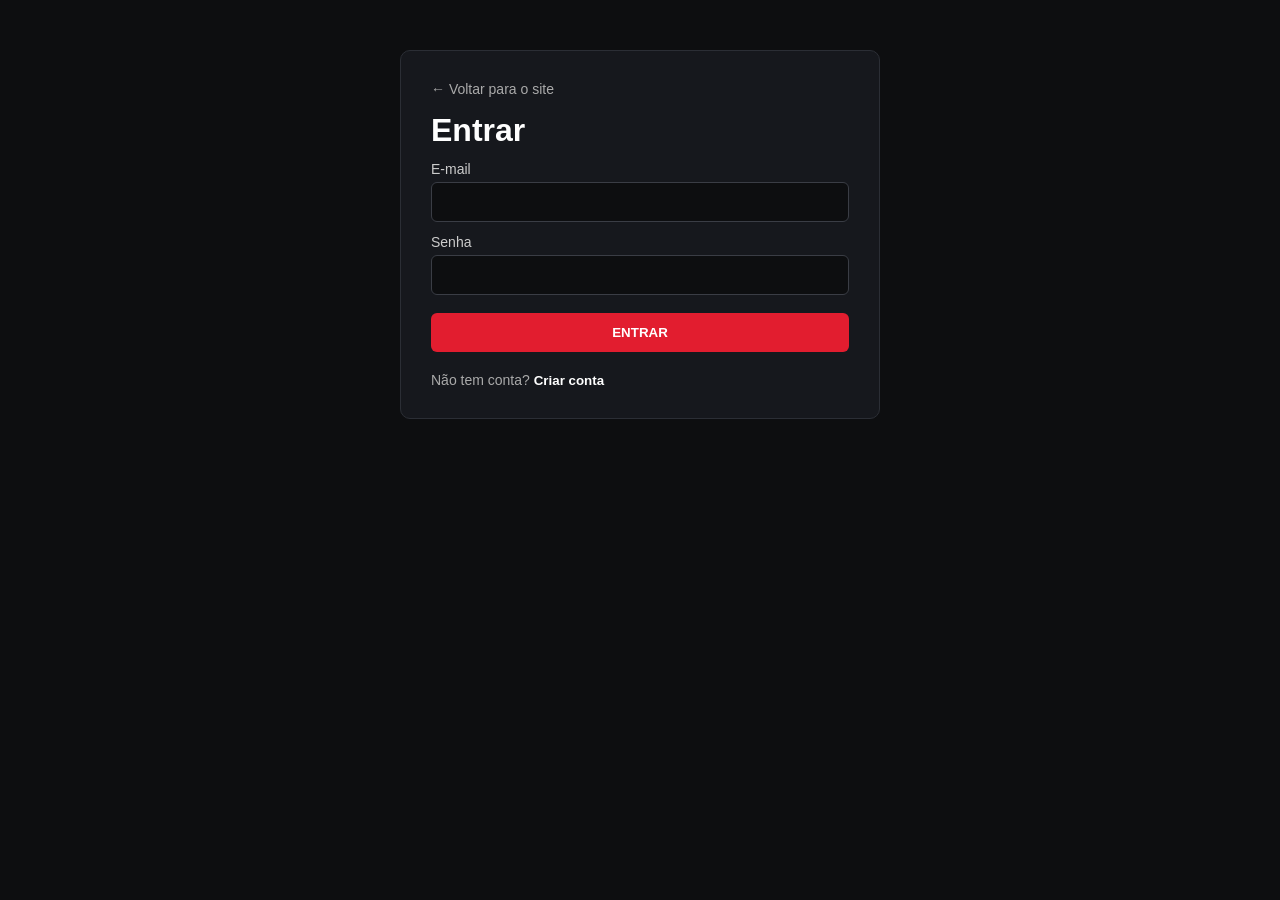
<file: agendar.html>
<!DOCTYPE html>
<html lang="pt-BR">
<head>
    <meta charset="UTF-8">
    <meta name="viewport" content="width=device-width, initial-scale=1.0">
    <title>Agendar Test Drive — Drive Motors</title>
    <link rel="preconnect" href="https://fonts.googleapis.com">
    <link rel="preconnect" href="https://fonts.gstatic.com" crossorigin>
    <link href="https://fonts.googleapis.com/css2?family=Inter:wght@400;500;600;700;800;900&display=swap" rel="stylesheet">
    <style>
        :root {
            --red: #e21d2f;
            --red2: #ff3347;
            --bg: #08090b;
            --panel: #111318;
            --line: rgba(255,255,255,.09);
            --text: #f5f5f5;
            --muted: #999da6;
        }

        * { box-sizing: border-box; margin: 0; padding: 0; }

        body {
            min-height: 100vh;
            font-family: Inter, Arial, sans-serif;
            color: var(--text);
            background:
                radial-gradient(circle at 15% 10%, rgba(226,29,47,.16), transparent 30%),
                radial-gradient(circle at 90% 90%, rgba(226,29,47,.10), transparent 30%),
                var(--bg);
        }

        a { color: inherit; text-decoration: none; }

        .top {
            height: 82px;
            padding: 0 5%;
            display: flex;
            align-items: center;
            justify-content: space-between;
            border-bottom: 1px solid var(--line);
            background: rgba(8,9,11,.85);
            backdrop-filter: blur(18px);
        }

        .top img { width: 150px; }

        .back {
            color: #bbb;
            font-size: 12px;
            font-weight: 800;
            letter-spacing: .05em;
            transition: .2s;
        }

        .back:hover { color: #fff; }

        main {
            width: min(1050px, calc(100% - 40px));
            margin: 55px auto 80px;
        }

        .heading {
            margin-bottom: 30px;
        }

        .eyebrow {
            color: var(--red2);
            font-size: 10px;
            font-weight: 900;
            letter-spacing: .22em;
            margin-bottom: 12px;
        }

        h1 {
            font-size: clamp(34px, 5vw, 58px);
            line-height: .95;
            letter-spacing: -.05em;
            margin-bottom: 14px;
        }

        .heading p {
            color: var(--muted);
            line-height: 1.7;
            max-width: 650px;
            font-size: 14px;
        }

        .user-box {
            display: inline-flex;
            align-items: center;
            gap: 9px;
            margin-top: 18px;
            padding: 10px 14px;
            border: 1px solid var(--line);
            border-radius: 8px;
            background: #ffffff06;
            color: #ccc;
            font-size: 12px;
        }

        .layout {
            display: grid;
            grid-template-columns: 1.1fr .9fr;
            gap: 20px;
        }

        .card {
            background: rgba(17,19,24,.94);
            border: 1px solid var(--line);
            border-radius: 16px;
            padding: 28px;
            box-shadow: 0 25px 70px rgba(0,0,0,.28);
        }

        .card h2 {
            font-size: 18px;
            margin-bottom: 24px;
        }

        .grid {
            display: grid;
            grid-template-columns: 1fr 1fr;
            gap: 16px;
        }

        .field { margin-bottom: 17px; }

        .field.full { grid-column: 1 / -1; }

        label {
            display: block;
            color: #aaa;
            font-size: 10px;
            font-weight: 800;
            letter-spacing: .06em;
            margin-bottom: 7px;
            text-transform: uppercase;
        }

        input, select {
            width: 100%;
            height: 48px;
            border: 1px solid #30333a;
            border-radius: 8px;
            background: #0b0c0f;
            color: #fff;
            padding: 0 13px;
            outline: none;
            font: inherit;
        }

        input:focus, select:focus {
            border-color: var(--red);
            box-shadow: 0 0 0 3px rgba(226,29,47,.10);
        }

        .submit {
            width: 100%;
            border: 0;
            border-radius: 8px;
            height: 52px;
            background: linear-gradient(135deg, var(--red), #b70d1d);
            color: #fff;
            font-weight: 900;
            letter-spacing: .07em;
            cursor: pointer;
            transition: .25s;
            margin-top: 4px;
        }

        .submit:hover {
            transform: translateY(-2px);
            box-shadow: 0 14px 35px rgba(226,29,47,.25);
        }

        .info {
            display: grid;
            gap: 14px;
        }

        .info-item {
            padding: 17px;
            border: 1px solid var(--line);
            border-radius: 10px;
            background: #ffffff04;
        }

        .info-item strong {
            display: block;
            font-size: 12px;
            margin-bottom: 6px;
        }

        .info-item span {
            color: var(--muted);
            font-size: 11px;
            line-height: 1.5;
        }

        .message {
            display: none;
            margin-top: 16px;
            padding: 14px;
            border-radius: 8px;
            background: rgba(74,222,128,.08);
            border: 1px solid rgba(74,222,128,.25);
            color: #86efac;
            font-size: 12px;
            line-height: 1.5;
        }

        .message.show { display: block; }

        @media (max-width: 760px) {
            .top { padding: 0 20px; }
            .top img { width: 125px; }
            main { margin-top: 35px; }
            .layout { grid-template-columns: 1fr; }
        }

        @media (max-width: 500px) {
            main { width: min(100% - 24px, 1050px); }
            .card { padding: 20px; }
            .grid { grid-template-columns: 1fr; gap: 0; }
            .field.full { grid-column: auto; }
        }
    </style>
</head>
<body>
    <header class="top">
        <a href="index.html" aria-label="Drive Motors">
            <img src="assets/logo.png" alt="Drive Motors">
        </a>
        <a class="back" href="index.html">← VOLTAR PARA O SITE</a>
    </header>

    <main>
        <div class="heading">
            <div class="eyebrow">DRIVE MOTORS</div>
            <h1>AGENDE SEU<br><span style="color:var(--red)">TEST DRIVE</span></h1>
            <p>Escolha o veículo, a data e o horário que você prefere. Nossa equipe estará preparada para receber você.</p>
            <div class="user-box">● <span id="userName">Usuário conectado</span></div>
        </div>

        <div class="layout">
            <section class="card">
                <h2>Detalhes do agendamento</h2>

                <form id="scheduleForm">
                    <div class="grid">
                        <div class="field">
                            <label for="vehicle">Veículo</label>
                            <select id="vehicle" required>
                                <option value="">Selecione</option>
                                <option>Jeep Compass</option>
                                <option>Toyota Corolla</option>
                                <option>Ford Ranger</option>
                                <option>Honda Civic</option>
                            </select>
                        </div>

                        <div class="field">
                            <label for="date">Data</label>
                            <input id="date" type="date" required>
                        </div>

                        <div class="field">
                            <label for="time">Horário</label>
                            <select id="time" required>
                                <option value="">Selecione</option>
                                <option>09:00</option>
                                <option>10:00</option>
                                <option>11:00</option>
                                <option>13:00</option>
                                <option>14:00</option>
                                <option>15:00</option>
                                <option>16:00</option>
                                <option>17:00</option>
                            </select>
                        </div>

                        <div class="field">
                            <label for="phone">Telefone</label>
                            <input id="phone" type="tel" placeholder="(00) 00000-0000" required>
                        </div>

                        <div class="field full">
                            <label for="notes">Observações</label>
                            <input id="notes" type="text" placeholder="Alguma preferência ou observação?">
                        </div>
                    </div>

                    <button class="submit" type="submit">CONFIRMAR AGENDAMENTO</button>
                    <div id="message" class="message"></div>
                </form>
            </section>

            <aside class="card">
                <h2>Como funciona</h2>
                <div class="info">
                    <div class="info-item">
                        <strong>01 — Escolha seu veículo</strong>
                        <span>Selecione o modelo que você deseja conhecer de perto.</span>
                    </div>
                    <div class="info-item">
                        <strong>02 — Escolha data e horário</strong>
                        <span>Informe o melhor dia e horário para realizar o test drive.</span>
                    </div>
                    <div class="info-item">
                        <strong>03 — Confirme</strong>
                        <span>Após confirmar, seus dados ficam registrados neste navegador.</span>
                    </div>
                    <div class="info-item">
                        <strong>📍 Atendimento</strong>
                        <span>Drive Motors — Rua Principal, 1000. Atendimento de segunda a sábado.</span>
                    </div>
                </div>
            </aside>
        </div>
    </main>

    <script>
        // A tela só pode ser acessada por um usuário autenticado.
        const usuario = localStorage.getItem("usuarioLogado");

        if (!usuario) {
            window.location.replace("login.html");
            throw new Error("Usuário não autenticado");
        } else {
            const dados = JSON.parse(usuario);
            document.getElementById("userName").textContent =
                `Olá, ${dados.nome}. Você está conectado.`;
        }

        // Impede selecionar uma data no passado.
        const dateInput = document.getElementById("date");
        const hoje = new Date();
        const ano = hoje.getFullYear();
        const mes = String(hoje.getMonth() + 1).padStart(2, "0");
        const dia = String(hoje.getDate()).padStart(2, "0");
        dateInput.min = `${ano}-${mes}-${dia}`;

        document.getElementById("scheduleForm").addEventListener("submit", function(event) {
            event.preventDefault();

            const usuarioAtual = JSON.parse(localStorage.getItem("usuarioLogado"));

            const agendamento = {
                id: Date.now(),
                usuarioId: usuarioAtual.id,
                nome: usuarioAtual.nome,
                email: usuarioAtual.email,
                veiculo: document.getElementById("vehicle").value,
                data: document.getElementById("date").value,
                horario: document.getElementById("time").value,
                telefone: document.getElementById("phone").value,
                observacoes: document.getElementById("notes").value,
                criadoEm: new Date().toISOString()
            };

            const agendamentos =
                JSON.parse(localStorage.getItem("agendamentos")) || [];

            agendamentos.push(agendamento);
            localStorage.setItem("agendamentos", JSON.stringify(agendamentos));

            const dataFormatada = new Date(
                agendamento.data + "T00:00:00"
            ).toLocaleDateString("pt-BR");

            const message = document.getElementById("message");
            message.innerHTML =
                `<strong>Agendamento confirmado!</strong><br>
                ${agendamento.veiculo} — ${dataFormatada} às ${agendamento.horario}.<br>
                Os dados foram salvos com sucesso.`;

            message.classList.add("show");
            this.reset();
            dateInput.min = `${ano}-${mes}-${dia}`;
        });
    </script>
</body>
</html>
</file>
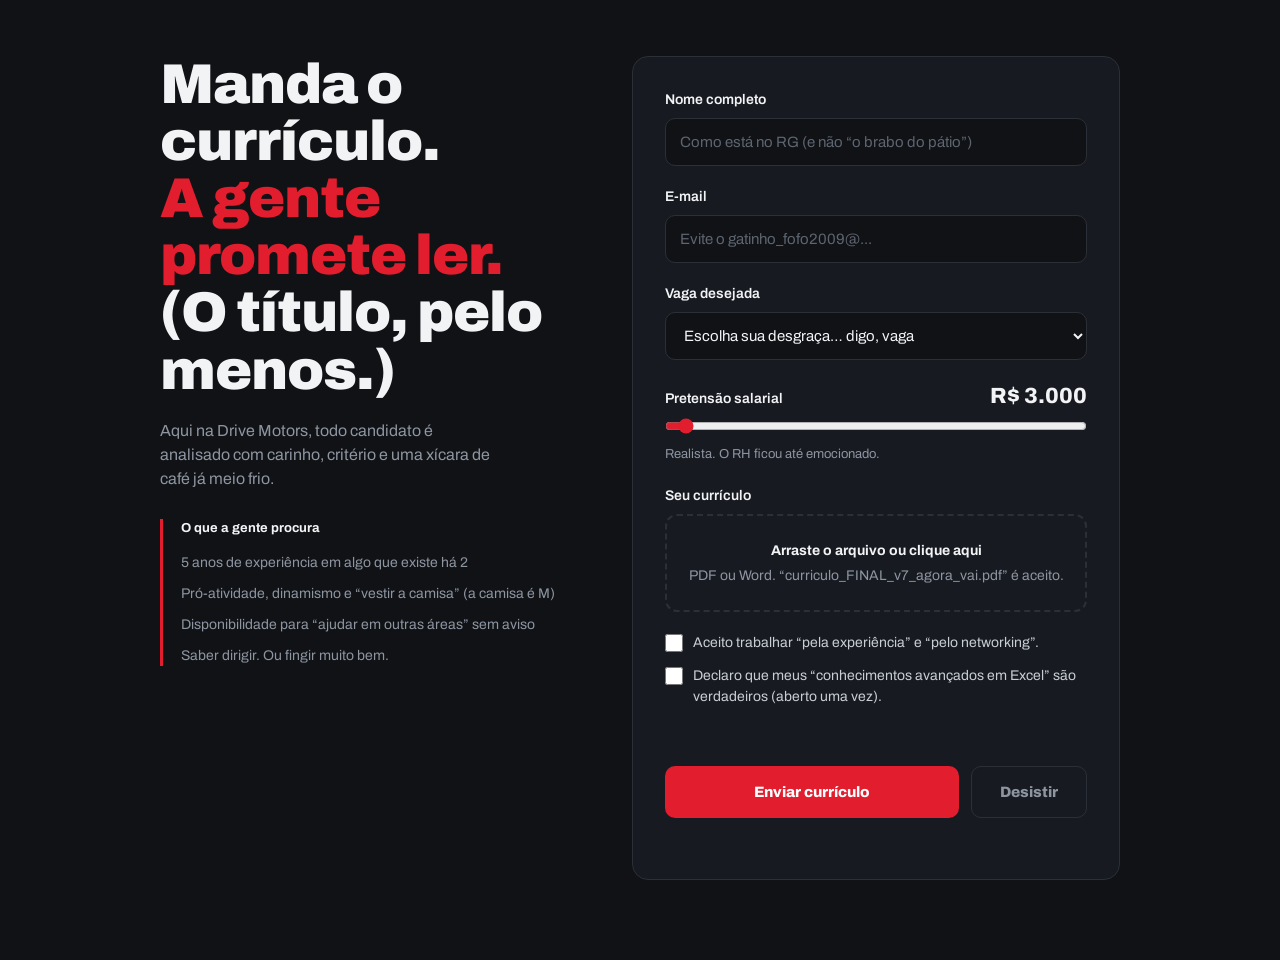
<file: curriculo.html>
<!DOCTYPE html>
<html lang="pt-BR">
<head>
<meta charset="UTF-8">
<meta name="viewport" content="width=device-width, initial-scale=1.0">
<title>Trabalhe conosco</title>
<link rel="preconnect" href="https://fonts.googleapis.com">
<link rel="preconnect" href="https://fonts.gstatic.com" crossorigin>
<link href="https://fonts.googleapis.com/css2?family=Archivo:wght@400;600;800;900&display=swap" rel="stylesheet">
<style>
:root {
    --bg: #101216;
    --card: #171a20;
    --line: #2b3038;
    --text: #f2f3f5;
    --muted: #8d95a1;
    --red: #e11d2e;
    --red-dark: #b3121f;
    --ok: #4ade80;
}
* { margin: 0; padding: 0; box-sizing: border-box; }
html { scroll-behavior: smooth; }
body {
    font-family: "Archivo", Arial, Helvetica, sans-serif;
    background: var(--bg);
    color: var(--text);
    min-height: 100vh;
    line-height: 1.5;
}
.wrap {
    max-width: 1000px;
    margin: 0 auto;
    padding: 56px 20px 80px;
    display: grid;
    grid-template-columns: 1fr 1.15fr;
    gap: 48px;
    align-items: start;
}
.intro h1 {
    font-size: clamp(36px, 5vw, 56px);
    font-weight: 900;
    line-height: 1.02;
    letter-spacing: -1px;
    margin-bottom: 20px;
}
.intro h1 em { font-style: normal; color: var(--red); }
.intro p { color: var(--muted); max-width: 38ch; margin-bottom: 28px; }
.reqs {
    list-style: none;
    border-left: 3px solid var(--red);
    padding-left: 18px;
    display: grid;
    gap: 10px;
    font-size: 14px;
}
.reqs strong { display: block; font-size: 13px; color: var(--text); margin-bottom: 4px; }
.reqs li { color: var(--muted); }

.card {
    background: var(--card);
    border: 1px solid var(--line);
    border-radius: 16px;
    padding: 32px;
}
.field { margin-bottom: 20px; }
label.lbl, .lbl {
    display: block;
    font-size: 14px;
    font-weight: 600;
    margin-bottom: 8px;
}
input[type="text"], input[type="email"], select {
    width: 100%;
    height: 48px;
    padding: 0 14px;
    border-radius: 10px;
    border: 1px solid var(--line);
    background: var(--bg);
    color: var(--text);
    font: inherit;
    font-size: 15px;
}
input:focus-visible, select:focus-visible, button:focus-visible, .drop:focus-within {
    outline: 2px solid var(--red);
    outline-offset: 2px;
}
input::placeholder { color: #5d6570; }

.drop {
    display: block;
    border: 2px dashed var(--line);
    border-radius: 12px;
    padding: 24px 16px;
    text-align: center;
    cursor: pointer;
    color: var(--muted);
    font-size: 14px;
    transition: border-color .2s, background .2s;
}
.drop:hover, .drop.over { border-color: var(--red); background: #e11d2e0d; }
.drop input { position: absolute; opacity: 0; width: 1px; height: 1px; }
.drop b { color: var(--text); display: block; margin-bottom: 4px; }
.drop.has b { color: var(--ok); }

input[type="range"] { width: 100%; accent-color: var(--red); }
.salary-row { display: flex; justify-content: space-between; align-items: baseline; gap: 12px; }
#salaryValue { font-weight: 800; font-size: 22px; }
#salaryNote { color: var(--muted); font-size: 13px; min-height: 20px; margin-top: 4px; }

.check { display: flex; gap: 10px; align-items: flex-start; font-size: 14px; color: #c9ced6; margin-bottom: 12px; }
.check input { accent-color: var(--red); width: 18px; height: 18px; margin-top: 2px; flex: none; }

.actions {
    position: relative;
    display: flex;
    gap: 12px;
    align-items: center;
    margin-top: 28px;
    min-height: 54px;
}
.btn {
    height: 52px;
    padding: 0 28px;
    border-radius: 10px;
    border: none;
    font: inherit;
    font-weight: 800;
    font-size: 15px;
    cursor: pointer;
}
.btn.send { background: var(--red); color: white; flex: 1; transition: background .2s; }
.btn.send:hover { background: var(--red-dark); }
.btn.run {
    background: transparent;
    color: var(--muted);
    border: 1px solid var(--line);
    transition: transform .25s cubic-bezier(.3, 1.4, .5, 1);
    white-space: nowrap;
}
.hint { font-size: 12px; color: var(--muted); margin-top: 10px; min-height: 18px; }
.err { color: #f87171; font-size: 13px; margin-top: 6px; min-height: 18px; }

/* Overlay de "análise" */
.overlay {
    position: fixed; inset: 0;
    background: #0a0b0ee6;
    display: none;
    align-items: center; justify-content: center;
    padding: 20px;
    z-index: 10;
}
.overlay.on { display: flex; }
.modal {
    background: var(--card);
    border: 1px solid var(--line);
    border-radius: 16px;
    padding: 36px 32px;
    max-width: 440px;
    width: 100%;
    text-align: center;
}
.modal h2 { font-size: 26px; font-weight: 900; margin-bottom: 12px; }
.modal p { color: var(--muted); font-size: 15px; }
.bar { height: 8px; background: var(--bg); border-radius: 99px; overflow: hidden; margin: 22px 0 14px; }
.bar i { display: block; height: 100%; width: 0; background: var(--red); transition: width .6s ease; }
.step { min-height: 24px; font-weight: 600; font-size: 15px; }
.modal .btn { margin-top: 24px; background: var(--red); color: white; }

@media (max-width: 800px) {
    .wrap { grid-template-columns: 1fr; gap: 32px; padding-top: 36px; }
    .card { padding: 24px 18px; }
}
@media (max-width: 420px) {
    .actions { flex-direction: column; align-items: stretch; }
}
</style>
</head>
<body>

<main class="wrap">

    <section class="intro">
        <h1>Manda o currículo.<br><em>A gente promete ler.</em><br>(O título, pelo menos.)</h1>
        <p>Aqui na Drive Motors, todo candidato é analisado com carinho, critério e uma xícara de café já meio frio.</p>

        <ul class="reqs">
            <li><strong>O que a gente procura</strong></li>
            <li>5 anos de experiência em algo que existe há 2</li>
            <li>Pró-atividade, dinamismo e “vestir a camisa” (a camisa é M)</li>
            <li>Disponibilidade para “ajudar em outras áreas” sem aviso</li>
            <li>Saber dirigir. Ou fingir muito bem.</li>
        </ul>
    </section>

    <section class="card">
        <form id="form" novalidate>

            <div class="field">
                <label class="lbl" for="nome">Nome completo</label>
                <input type="text" id="nome" placeholder="Como está no RG (e não “o brabo do pátio”)">
            </div>

            <div class="field">
                <label class="lbl" for="email">E-mail</label>
                <input type="email" id="email" placeholder="Evite o gatinho_fofo2009@...">
            </div>

            <div class="field">
                <label class="lbl" for="vaga">Vaga desejada</label>
                <select id="vaga">
                    <option value="">Escolha sua desgraça… digo, vaga</option>
                    <option>Vendedor(a) de carros</option>
                    <option>Lavador(a) de carros (exige pós-graduação)</option>
                    <option>Estagiário(a) (exige 5 anos de experiência)</option>
                    <option>Gerente (já é o primo do dono)</option>
                    <option>CEO (vaga ocupada, mas sonhar não custa)</option>
                    <option>Qualquer uma, eu preciso do emprego</option>
                </select>
            </div>

            <div class="field">
                <div class="salary-row">
                    <span class="lbl">Pretensão salarial</span>
                    <span id="salaryValue">R$ 3.000</span>
                </div>
                <input type="range" id="salary" min="1500" max="50000" step="500" value="3000" aria-describedby="salaryNote">
                <div id="salaryNote"></div>
            </div>

            <div class="field">
                <span class="lbl">Seu currículo</span>
                <label class="drop" id="drop">
                    <input type="file" id="file" accept=".pdf,.doc,.docx">
                    <b id="dropTitle">Arraste o arquivo ou clique aqui</b>
                    <span id="dropSub">PDF ou Word. “curriculo_FINAL_v7_agora_vai.pdf” é aceito.</span>
                </label>
            </div>

            <label class="check">
                <input type="checkbox" id="c1">
                <span>Aceito trabalhar “pela experiência” e “pelo networking”.</span>
            </label>
            <label class="check">
                <input type="checkbox" id="c2">
                <span>Declaro que meus “conhecimentos avançados em Excel” são verdadeiros (aberto uma vez).</span>
            </label>

            <div class="err" id="err" role="alert"></div>

            <div class="actions" id="actions">
                <button type="submit" class="btn send">Enviar currículo</button>
                <button type="button" class="btn run" id="run">Desistir</button>
            </div>
            <div class="hint" id="hint"></div>

        </form>
    </section>

</main>

<div class="overlay" id="overlay">
    <div class="modal" id="modal" role="dialog" aria-live="polite"></div>
</div>

<script>
// ---------- Pretensão salarial ----------
const salary = document.getElementById("salary");
const salaryValue = document.getElementById("salaryValue");
const salaryNote = document.getElementById("salaryNote");

function formatar(n) {
    return "R$ " + Number(n).toLocaleString("pt-BR");
}

function comentarioSalario(n) {
    if (n <= 2000) return "Você ama trabalhar. Isso é lindo e preocupante.";
    if (n <= 5000) return "Realista. O RH ficou até emocionado.";
    if (n <= 15000) return "Ambicioso! O financeiro foi tomar uma água.";
    if (n <= 30000) return "Você quer ser sócio, por acaso?";
    return "O dono vai vender o carro dele pra te pagar.";
}

function atualizarSalario() {
    salaryValue.textContent = formatar(salary.value);
    salaryNote.textContent = comentarioSalario(Number(salary.value));
}
salary.addEventListener("input", atualizarSalario);
atualizarSalario();

// ---------- Upload ----------
const file = document.getElementById("file");
const drop = document.getElementById("drop");
const dropTitle = document.getElementById("dropTitle");
const dropSub = document.getElementById("dropSub");

function mostrarArquivo() {
    if (file.files.length) {
        drop.classList.add("has");
        dropTitle.textContent = file.files[0].name;
        dropSub.textContent = "Recebido. Vamos fingir que vamos abrir.";
    }
}
file.addEventListener("change", mostrarArquivo);
["dragenter", "dragover"].forEach(ev =>
    drop.addEventListener(ev, e => { e.preventDefault(); drop.classList.add("over"); }));
["dragleave", "drop"].forEach(ev =>
    drop.addEventListener(ev, e => { e.preventDefault(); drop.classList.remove("over"); }));
drop.addEventListener("drop", e => {
    if (e.dataTransfer.files.length) {
        file.files = e.dataTransfer.files;
        mostrarArquivo();
    }
});

// ---------- Botão "Desistir" que foge ----------
const run = document.getElementById("run");
const actions = document.getElementById("actions");
const hint = document.getElementById("hint");

const frases = [
    "",
    "Ei, calma lá.",
    "Desistir? Já?",
    "Esse botão está com medo de você.",
    "Nem tenta, ele é rápido.",
    "Quase pegou. Quase.",
    "Tá bom, esse aí eu deixo você clicar."
];
let fugas = 0;
const MAX_FUGAS = 6;

function fugir() {
    if (fugas >= MAX_FUGAS) return;
    fugas++;
    const area = actions.getBoundingClientRect();
    const b = run.getBoundingClientRect();
    const maxX = Math.max(0, area.width - b.width);
    const novoX = Math.random() * maxX;
    const novoY = (Math.random() * 70) - 10;
    const dx = novoX - (b.left - area.left - (parseFloat(run.dataset.x) || 0));
    run.dataset.x = dx;
    run.style.transform = `translate(${dx}px, ${novoY}px)`;
    hint.textContent = frases[fugas];
}

run.addEventListener("mouseenter", fugir);
run.addEventListener("touchstart", e => {
    if (fugas < MAX_FUGAS) { e.preventDefault(); fugir(); }
}, { passive: false });
run.addEventListener("focus", fugir);

run.addEventListener("click", () => {
    if (fugas < MAX_FUGAS) return;
    hint.textContent = "Desistiu mesmo? A gente guarda a sua vaga por 0 dias.";
    run.textContent = "Voltar atrás";
    run.style.transform = "";
    fugas = 0;
});

// ---------- Envio ----------
const form = document.getElementById("form");
const err = document.getElementById("err");
const overlay = document.getElementById("overlay");
const modal = document.getElementById("modal");

function erro(msg) { err.textContent = msg; }

form.addEventListener("submit", e => {
    e.preventDefault();
    erro("");

    const nome = document.getElementById("nome").value.trim();
    const email = document.getElementById("email").value.trim();
    const vaga = document.getElementById("vaga").value;

    if (!nome) return erro("Faltou o nome. Nem o RH adivinha.");
    if (!/^\S+@\S+\.\S+$/.test(email)) return erro("Esse e-mail parece inventado. Confere aí.");
    if (!vaga) return erro("Escolha uma vaga. Qualquer uma, a gente não julga.");
    if (!file.files.length) return erro("Cadê o currículo? Enviar vazio é ousado demais.");
    if (!document.getElementById("c1").checked) return erro("Você precisa aceitar trabalhar pela experiência. É a lei (da empresa).");

    analisar(nome, email, vaga);
});

const etapas = [
    "Imprimindo o currículo…",
    "Perdendo o currículo…",
    "Achando o currículo debaixo da mesa…",
    "Lendo só o título e a foto…",
    "Perguntando pro estagiário o que ele achou…",
    "Consultando o horóscopo do candidato…"
];

function analisar(nome, email, vaga) {
    modal.innerHTML = `
        <h2>Analisando seu currículo</h2>
        <p>Equipe de RH em ação (os dois funcionários).</p>
        <div class="bar"><i id="barra"></i></div>
        <div class="step" id="etapa"></div>`;
    overlay.classList.add("on");

    const barra = document.getElementById("barra");
    const etapa = document.getElementById("etapa");
    let i = 0;

    function proxima() {
        if (i >= etapas.length) return resultado(nome, email, vaga);
        etapa.textContent = etapas[i];
        barra.style.width = Math.round(((i + 1) / etapas.length) * 100) + "%";
        i++;
        setTimeout(proxima, 900);
    }
    proxima();
}

const veredictos = [
    "Aprovado na primeira fase! (A primeira fase é ter enviado algo.)",
    "Você foi pré-selecionado para ficar no nosso banco de talentos, ao lado de outros 4.312.",
    "Perfil muito interessante! Infelizmente buscamos alguém com perfil totalmente diferente.",
    "Seu currículo foi aprovado pela máquina de café. O RH ainda vai opinar."
];

function resultado(nome, email, vaga) {
    // Guarda localmente (sem servidor, só para demonstração)
    try {
        const lista = JSON.parse(localStorage.getItem("curriculos") || "[]");
        lista.push({
            nome, email, vaga,
            salario: Number(salary.value),
            arquivo: file.files[0].name,
            data: new Date().toISOString()
        });
        localStorage.setItem("curriculos", JSON.stringify(lista));
    } catch (_) {}

    const frase = veredictos[Math.floor(Math.random() * veredictos.length)];
    const primeiro = nome.split(" ")[0];

    modal.innerHTML = `
        <h2>Currículo recebido, ${primeiro}!</h2>
        <p>${frase}</p>
        <p style="margin-top:14px">Retornamos em até 7 dias úteis. Ou 7 anos. O que vier primeiro.</p>
        <button class="btn" id="fechar">Beleza, aguardo</button>`;

    document.getElementById("fechar").addEventListener("click", () => {
        overlay.classList.remove("on");
        form.reset();
        drop.classList.remove("has");
        dropTitle.textContent = "Arraste o arquivo ou clique aqui";
        dropSub.textContent = "PDF ou Word. “curriculo_FINAL_v7_agora_vai.pdf” é aceito.";
        salary.value = 3000;
        atualizarSalario();
    });
}
</script>

</body>
</html>
</file>
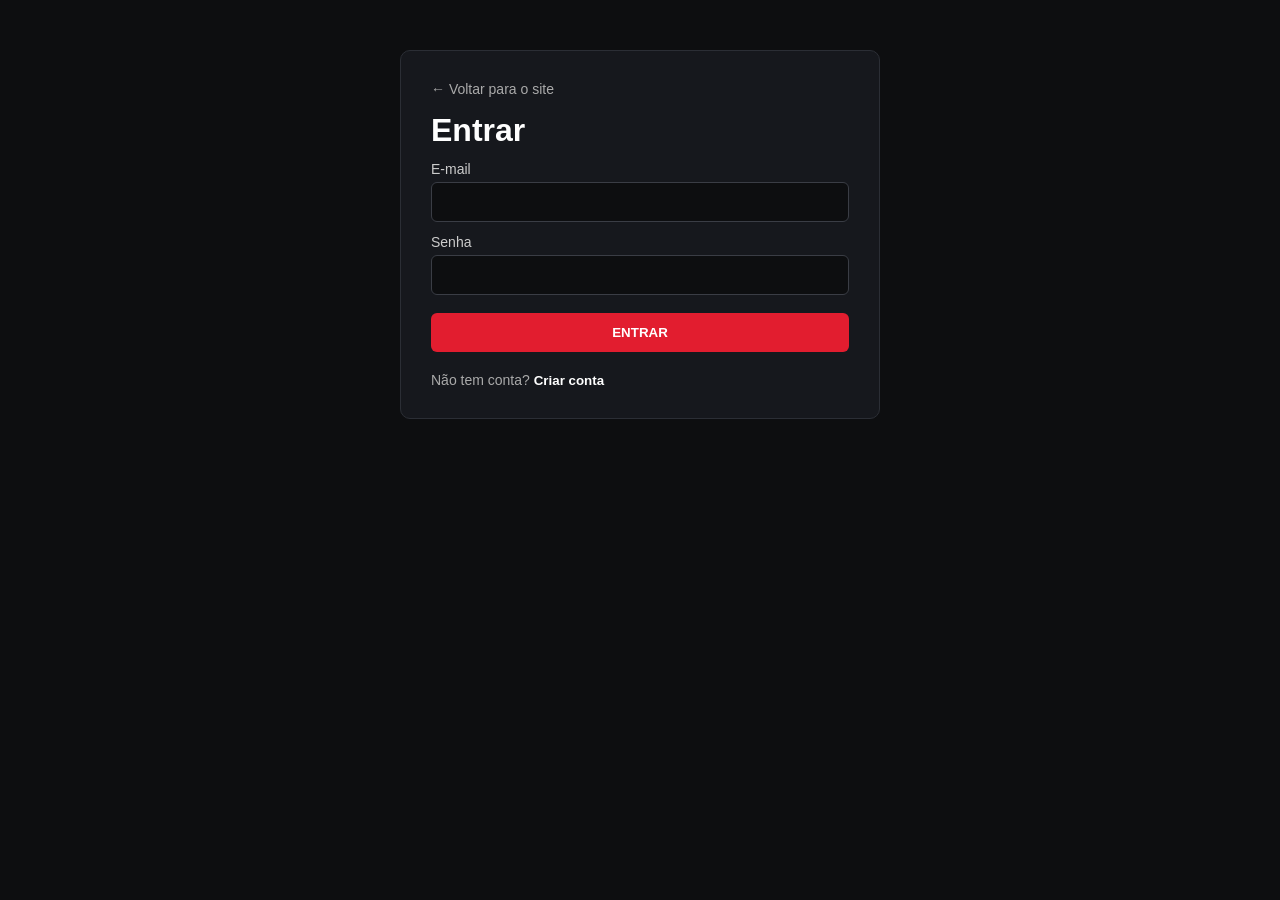
<file: login.html>
<!DOCTYPE html>
<html lang="pt-BR">
<head>
    <meta charset="UTF-8">
    <meta name="viewport" content="width=device-width, initial-scale=1.0">
    <title>Login - Drive Motors</title>
    <link rel="stylesheet" href="style.css">
</head>
<body>

    <div class="pagina-form">
        <a class="voltar" href="index.html">← Voltar para o site</a>

        <!-- LOGIN -->
        <div id="boxLogin">
            <h1>Entrar</h1>
            <form id="formLogin">
                <label>E-mail</label>
                <input type="email" id="loginEmail" required>

                <label>Senha</label>
                <input type="password" id="loginSenha" required>

                <button class="btn" type="submit">ENTRAR</button>
                <p id="msgLogin" class="msg"></p>
            </form>
            <p class="trocar">Não tem conta? <button onclick="trocar('cadastro')">Criar conta</button></p>
        </div>

        <!-- CADASTRO -->
        <div id="boxCadastro" class="escondido">
            <h1>Criar conta</h1>
            <form id="formCadastro">
                <label>Nome</label>
                <input type="text" id="cadNome" required>

                <label>E-mail</label>
                <input type="email" id="cadEmail" required>

                <label>Senha (mínimo 6 caracteres)</label>
                <input type="password" id="cadSenha" required>

                <label>Confirmar senha</label>
                <input type="password" id="cadConfirmar" required>

                <button class="btn" type="submit">CRIAR CONTA</button>
                <p id="msgCadastro" class="msg"></p>
            </form>
            <p class="trocar">Já tem conta? <button onclick="trocar('login')">Entrar</button></p>
        </div>
    </div>

    <script>
        // Se já estiver logado, vai direto para o site
        if (localStorage.getItem("usuarioLogado")) {
            window.location.href = "index.html";
        }

        // Lê a lista de usuários salva no navegador
        // (o administrador padrão é criado se ainda não existir)
        function pegarUsuarios() {
            let usuarios = JSON.parse(localStorage.getItem("usuarios")) || [];

            let temAdmin = usuarios.some(function (u) { return u.email === "adm@gmail.com"; });
            if (!temAdmin) {
                usuarios.push({ id: 1, nome: "Administrador", email: "adm@gmail.com", senha: "adm123", tipo: "admin" });
                localStorage.setItem("usuarios", JSON.stringify(usuarios));
            }
            return usuarios;
        }

        // Troca entre as telas de login e cadastro
        function trocar(tela) {
            document.getElementById("boxLogin").classList.toggle("escondido", tela !== "login");
            document.getElementById("boxCadastro").classList.toggle("escondido", tela !== "cadastro");
        }

        // ===== Cadastro =====
        document.getElementById("formCadastro").addEventListener("submit", function (e) {
            e.preventDefault();

            let nome = document.getElementById("cadNome").value.trim();
            let email = document.getElementById("cadEmail").value.trim().toLowerCase();
            let senha = document.getElementById("cadSenha").value;
            let confirmar = document.getElementById("cadConfirmar").value;
            let msg = document.getElementById("msgCadastro");

            if (senha.length < 6) {
                msg.textContent = "A senha precisa ter pelo menos 6 caracteres.";
                msg.className = "msg erro";
                return;
            }
            if (senha !== confirmar) {
                msg.textContent = "As senhas não são iguais.";
                msg.className = "msg erro";
                return;
            }

            let usuarios = pegarUsuarios();

            if (usuarios.some(function (u) { return u.email === email; })) {
                msg.textContent = "Esse e-mail já está cadastrado.";
                msg.className = "msg erro";
                return;
            }

            usuarios.push({ id: Date.now(), nome: nome, email: email, senha: senha, tipo: "cliente" });
            localStorage.setItem("usuarios", JSON.stringify(usuarios));

            msg.textContent = "Conta criada com sucesso! Agora é só entrar.";
            msg.className = "msg ok";
            this.reset();
            setTimeout(function () { trocar("login"); }, 1000);
        });

        // ===== Login =====
        document.getElementById("formLogin").addEventListener("submit", function (e) {
            e.preventDefault();

            let email = document.getElementById("loginEmail").value.trim().toLowerCase();
            let senha = document.getElementById("loginSenha").value;
            let msg = document.getElementById("msgLogin");

            let usuario = pegarUsuarios().find(function (u) {
                return u.email === email && u.senha === senha;
            });

            if (!usuario) {
                msg.textContent = "E-mail ou senha incorretos.";
                msg.className = "msg erro";
                return;
            }

            localStorage.setItem("usuarioLogado", JSON.stringify(usuario));
            window.location.href = "index.html";
        });
    </script>

</body>
</html>
</file>
<file: style.css>
/* ===== Estilo geral (usado em todas as páginas) ===== */
* {
    margin: 0;
    padding: 0;
    box-sizing: border-box;
}

body {
    font-family: Arial, Helvetica, sans-serif;
    background-color: #0d0e10;
    color: white;
}

a {
    color: white;
    text-decoration: none;
}

h1, h2, h3 {
    margin-bottom: 10px;
}

/* ===== Cabeçalho ===== */
header {
    background-color: #000;
    padding: 15px 5%;
    display: flex;
    justify-content: space-between;
    align-items: center;
    flex-wrap: wrap;
    gap: 10px;
    position: sticky;
    top: 0;
    z-index: 10;
}

header img {
    width: 130px;
}

nav a {
    margin-right: 18px;
    font-size: 14px;
}

nav a:hover {
    color: #e21d2f;
}

.usuario {
    font-size: 14px;
}

/* ===== Botões ===== */
.btn {
    display: inline-block;
    background-color: #e21d2f;
    color: white;
    border: none;
    padding: 12px 24px;
    border-radius: 6px;
    font-weight: bold;
    cursor: pointer;
}

.btn:hover {
    background-color: #b70d1d;
}

.btn-borda {
    background-color: transparent;
    border: 2px solid white;
}

.btn-borda:hover {
    background-color: #222;
}

/* ===== Seções ===== */
section {
    padding: 60px 5%;
}

.titulo {
    font-size: 28px;
    margin-bottom: 25px;
}

.titulo span {
    color: #e21d2f;
}

.cinza {
    background-color: #16181d;
}

/* ===== Início ===== */
.hero {
    min-height: 450px;
    display: flex;
    flex-direction: column;
    justify-content: center;
    position: relative;
    overflow: hidden;
    background: #000;
}

/* Vídeo de fundo */
.hero video {
    position: absolute;
    top: 0;
    left: 0;
    width: 100%;
    height: 100%;
    object-fit: cover;
    z-index: 0;
}

/* Camada escura para o texto ficar legível */
.hero::after {
    content: "";
    position: absolute;
    top: 0;
    left: 0;
    width: 100%;
    height: 100%;
    background: linear-gradient(90deg, rgba(0, 0, 0, 0.85), rgba(0, 0, 0, 0.3));
    z-index: 1;
}

/* Texto e botões ficam na frente do vídeo */
.hero h1, .hero p, .hero div {
    position: relative;
    z-index: 2;
}

.hero h1 {
    font-size: 46px;
}

.hero h1 span {
    color: #e21d2f;
}

.hero p {
    color: #bbb;
    margin-bottom: 25px;
    max-width: 500px;
}

.hero .btn {
    margin-right: 10px;
}

/* ===== Filtros ===== */
.filtros {
    display: flex;
    flex-wrap: wrap;
    gap: 10px;
    margin-bottom: 25px;
}

/* ===== Carros ===== */
.lista {
    display: grid;
    grid-template-columns: repeat(auto-fill, minmax(250px, 1fr));
    gap: 20px;
}

.carro {
    background-color: #16181d;
    border: 1px solid #2b2e35;
    border-radius: 10px;
    padding: 15px;
    position: relative;
}

.carro img {
    width: 100%;
    height: 150px;
    object-fit: contain;
}

.carro p {
    color: #aaa;
    font-size: 13px;
    margin-bottom: 8px;
}

.preco {
    color: #e21d2f;
    font-size: 20px;
    font-weight: bold;
    margin-bottom: 10px;
}

.coracao {
    position: absolute;
    top: 10px;
    right: 10px;
    background: none;
    border: none;
    color: #e21d2f;
    font-size: 24px;
    cursor: pointer;
}

.vazio {
    color: #888;
}

/* ===== Formulários ===== */
form {
    max-width: 450px;
}

label {
    display: block;
    margin: 12px 0 5px;
    font-size: 14px;
    color: #ccc;
}

input, select, textarea {
    width: 100%;
    padding: 11px;
    background-color: #0d0e10;
    color: white;
    border: 1px solid #3a3d45;
    border-radius: 6px;
    font-size: 14px;
}

.filtros select {
    width: auto;
}

form .btn {
    margin-top: 18px;
    width: 100%;
}

.msg {
    margin-top: 12px;
    font-size: 14px;
}

.ok {
    color: #4ade80;
}

.erro {
    color: #f87171;
}

/* ===== Página de login / agendar / currículo ===== */
.pagina-form {
    max-width: 480px;
    margin: 50px auto;
    padding: 30px;
    background-color: #16181d;
    border: 1px solid #2b2e35;
    border-radius: 10px;
}

.pagina-form form {
    max-width: 100%;
}

.trocar {
    margin-top: 20px;
    font-size: 14px;
    color: #aaa;
}

.trocar button {
    background: none;
    border: none;
    color: white;
    font-weight: bold;
    cursor: pointer;
}

.voltar {
    display: block;
    margin-bottom: 15px;
    color: #aaa;
    font-size: 14px;
}

.escondido {
    display: none;
}

/* ===== Janela de detalhes ===== */
.fundo-modal {
    display: none;
    position: fixed;
    top: 0;
    left: 0;
    width: 100%;
    height: 100%;
    background-color: rgba(0, 0, 0, 0.8);
    z-index: 20;
    justify-content: center;
    align-items: center;
}

.fundo-modal.aberto {
    display: flex;
}

.modal {
    background-color: #16181d;
    border-radius: 10px;
    padding: 25px;
    width: 90%;
    max-width: 420px;
}

.modal img {
    width: 100%;
    height: 170px;
    object-fit: contain;
}

.modal .btn {
    margin: 8px 8px 0 0;
}

/* ===== Rodapé ===== */
footer {
    background-color: #000;
    text-align: center;
    padding: 30px 5%;
    color: #aaa;
    font-size: 14px;
    line-height: 1.8;
}

footer a {
    color: #e21d2f;
}

@media (max-width: 600px) {
    .hero h1 {
        font-size: 32px;
    }
}
</file>
